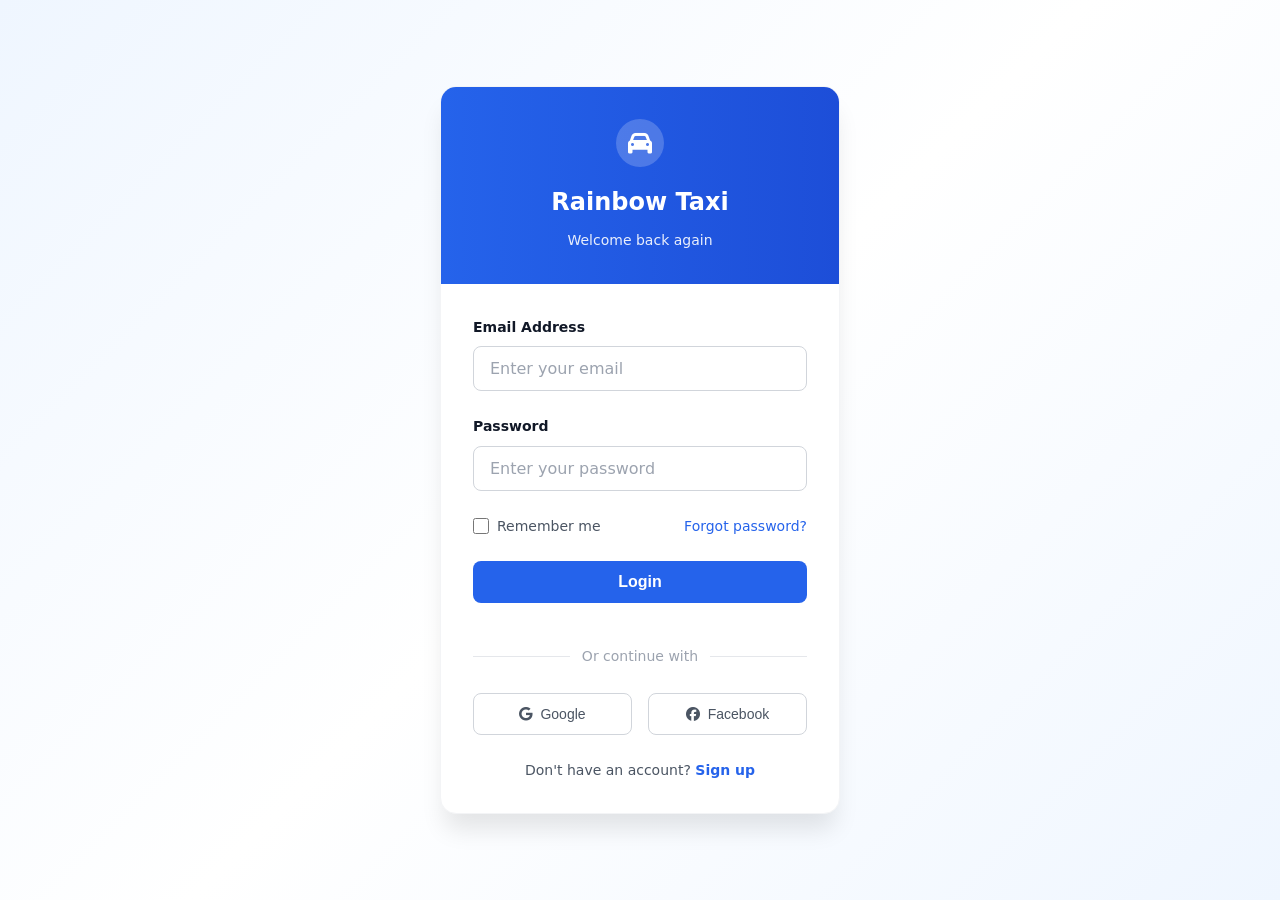
<file: login.html>
<!DOCTYPE html>
<html lang="en">
<head>
    <meta charset="UTF-8">
    <meta name="viewport" content="width=device-width, initial-scale=1.0">
    <title>Login - Rainbow Taxi</title>
    <link rel="stylesheet" href="https://cdnjs.cloudflare.com/ajax/libs/font-awesome/6.4.0/css/all.min.css">
    <link rel="stylesheet" href="style.css">
    <style>
        .login-container {
            min-height: 100vh;
            display: flex;
            align-items: center;
            justify-content: center;
            background: linear-gradient(135deg, #eff6ff 0%, #ffffff 50%, #eff6ff 100%);
            padding: 1rem;
        }

        .login-card {
            background-color: white;
            border-radius: 1rem;
            box-shadow: 0 20px 25px -5px rgba(0, 0, 0, 0.1);
            border: 1px solid #f3f4f6;
            overflow: hidden;
            width: 100%;
            max-width: 400px;
        }

        .login-header {
            background: linear-gradient(90deg, #2563eb, #1d4ed8);
            padding: 2rem;
            text-align: center;
        }

        .login-header-icon {
            width: 3rem;
            height: 3rem;
            background-color: rgba(255, 255, 255, 0.2);
            border-radius: 50%;
            display: flex;
            align-items: center;
            justify-content: center;
            color: white;
            font-size: 1.5rem;
            margin: 0 auto 1rem;
        }

        .login-header h1 {
            font-size: 1.5rem;
            font-weight: 700;
            color: white;
            margin: 0;
        }

        .login-header p {
            color: rgba(255, 255, 255, 0.9);
            font-size: 0.875rem;
            margin: 0.5rem 0 0;
        }

        .login-content {
            padding: 2rem;
        }

        .form-group-login {
            display: flex;
            flex-direction: column;
            margin-bottom: 1.5rem;
        }

        .form-group-login label {
            font-size: 0.875rem;
            font-weight: 600;
            color: #111827;
            margin-bottom: 0.5rem;
        }

        .form-group-login input {
            padding: 0.75rem 1rem;
            border: 1px solid #d1d5db;
            border-radius: 0.5rem;
            font-size: 1rem;
            transition: all 0.2s;
            font-family: inherit;
        }

        .form-group-login input:focus {
            outline: none;
            box-shadow: 0 0 0 3px #eff6ff;
            border-color: #2563eb;
        }

        .form-group-login input::placeholder {
            color: #9ca3af;
        }

        .remember-forgot {
            display: flex;
            justify-content: space-between;
            align-items: center;
            font-size: 0.875rem;
            margin-bottom: 1.5rem;
        }

        .remember-checkbox {
            display: flex;
            align-items: center;
            gap: 0.5rem;
        }

        .remember-checkbox input {
            width: 1rem;
            height: 1rem;
            cursor: pointer;
        }

        .remember-checkbox label {
            cursor: pointer;
            color: #4b5563;
            margin: 0;
        }

        .forgot-link {
            color: #2563eb;
            text-decoration: none;
            transition: color 0.2s;
        }

        .forgot-link:hover {
            color: #1d4ed8;
        }

        .btn-login {
            width: 100%;
            padding: 0.75rem;
            background-color: #2563eb;
            color: white;
            border: none;
            border-radius: 0.5rem;
            font-weight: 600;
            cursor: pointer;
            font-size: 1rem;
            transition: all 0.2s;
            margin-bottom: 1rem;
        }

        .btn-login:hover {
            background-color: #1d4ed8;
        }

        .divider {
            text-align: center;
            margin: 1.5rem 0;
            position: relative;
        }

        .divider::before {
            content: '';
            position: absolute;
            top: 50%;
            left: 0;
            right: 0;
            height: 1px;
            background-color: #e5e7eb;
        }

        .divider span {
            background-color: white;
            padding: 0 0.75rem;
            position: relative;
            color: #9ca3af;
            font-size: 0.875rem;
        }

        .social-login {
            display: grid;
            grid-template-columns: 1fr 1fr;
            gap: 1rem;
            margin-bottom: 1.5rem;
        }

        .btn-social {
            padding: 0.75rem;
            border: 1px solid #d1d5db;
            border-radius: 0.5rem;
            background-color: white;
            cursor: pointer;
            transition: all 0.2s;
            display: flex;
            align-items: center;
            justify-content: center;
            gap: 0.5rem;
            font-size: 0.875rem;
            color: #4b5563;
            font-weight: 500;
        }

        .btn-social:hover {
            border-color: #2563eb;
            background-color: #eff6ff;
        }

        .signup-link {
            text-align: center;
            font-size: 0.875rem;
            color: #4b5563;
        }

        .signup-link a {
            color: #2563eb;
            text-decoration: none;
            font-weight: 600;
            transition: color 0.2s;
        }

        .signup-link a:hover {
            color: #1d4ed8;
        }
    </style>
</head>
<body>
    <div class="login-container">
        <div class="login-card">
            <div class="login-header">
                <div class="login-header-icon">
                    <i class="fas fa-car"></i>
                </div>
                <h1>Rainbow Taxi</h1>
                <p>Welcome back again</p>
            </div>

            <div class="login-content">
                <form>
                    <div class="form-group-login">
                        <label for="email">Email Address</label>
                        <input type="email" id="email" placeholder="Enter your email" required>
                    </div>

                    <div class="form-group-login">
                        <label for="password">Password</label>
                        <input type="password" id="password" placeholder="Enter your password" required>
                    </div>

                    <div class="remember-forgot">
                        <div class="remember-checkbox">
                            <input type="checkbox" id="remember" name="remember">
                            <label for="remember">Remember me</label>
                        </div>
                        <a href="#" class="forgot-link">Forgot password?</a>
                    </div>

                    <button type="submit" class="btn-login">Login</button>
                </form>

                <div class="divider">
                    <span>Or continue with</span>
                </div>

                <div class="social-login">
                    <button type="button" class="btn-social">
                        <i class="fab fa-google"></i> Google
                    </button>
                    <button type="button" class="btn-social">
                        <i class="fab fa-facebook"></i> Facebook
                    </button>
                </div>

                <div class="signup-link">
                    Don't have an account? <a href="signup.html">Sign up</a>
                </div>
            </div>
        </div>
    </div>
</body>
</html>
</file>
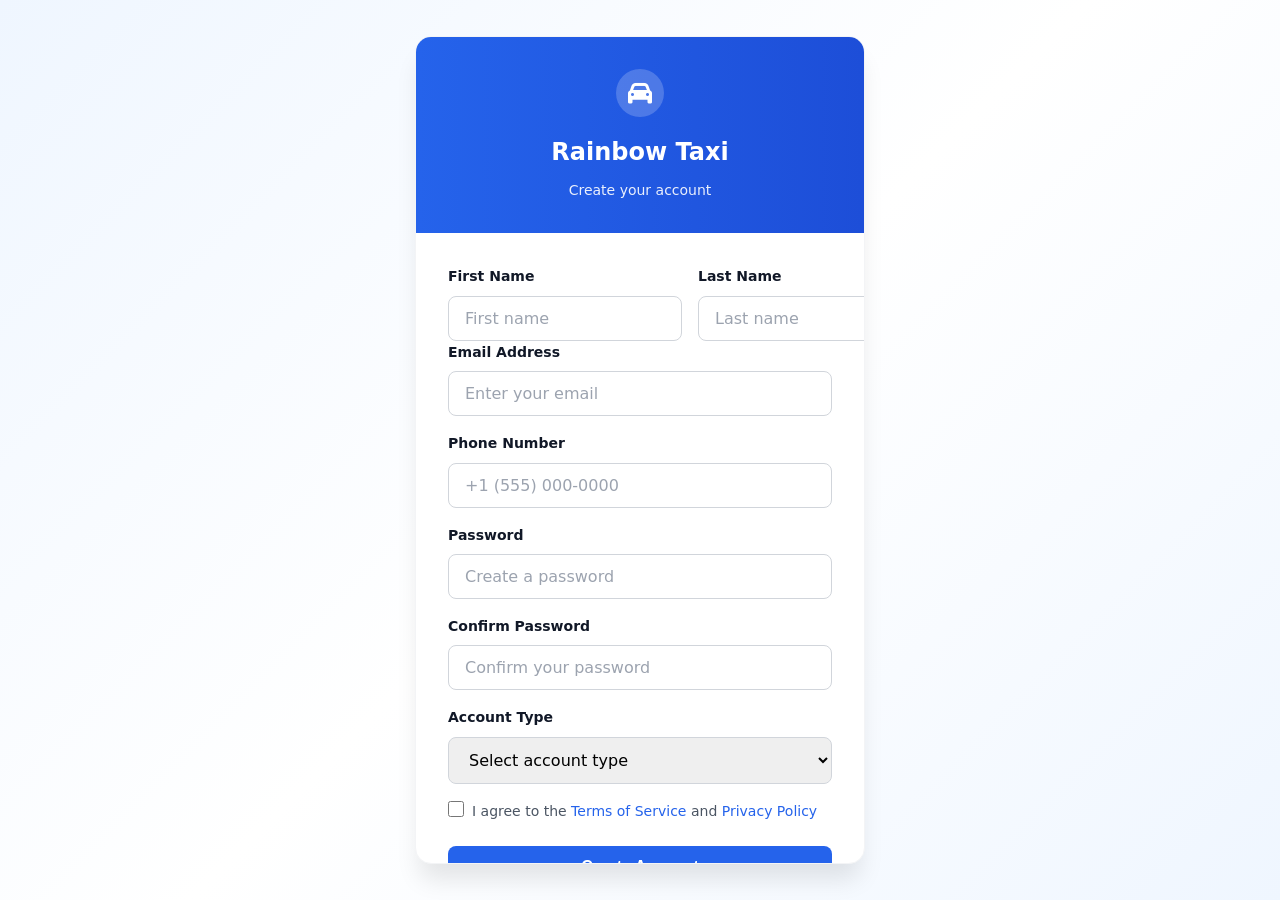
<file: signup.html>
<!DOCTYPE html>
<html lang="en">
<head>
    <meta charset="UTF-8">
    <meta name="viewport" content="width=device-width, initial-scale=1.0">
    <title>Sign Up - Rainbow Taxi</title>
    <link rel="stylesheet" href="https://cdnjs.cloudflare.com/ajax/libs/font-awesome/6.4.0/css/all.min.css">
    <link rel="stylesheet" href="style.css">
    <style>
        .signup-container {
            min-height: 100vh;
            display: flex;
            align-items: center;
            justify-content: center;
            background: linear-gradient(135deg, #eff6ff 0%, #ffffff 50%, #eff6ff 100%);
            padding: 1rem;
        }

        .signup-card {
            background-color: white;
            border-radius: 1rem;
            box-shadow: 0 20px 25px -5px rgba(0, 0, 0, 0.1);
            border: 1px solid #f3f4f6;
            overflow: hidden;
            width: 100%;
            max-width: 450px;
        }

        .signup-header {
            background: linear-gradient(90deg, #2563eb, #1d4ed8);
            padding: 2rem;
            text-align: center;
        }

        .signup-header-icon {
            width: 3rem;
            height: 3rem;
            background-color: rgba(255, 255, 255, 0.2);
            border-radius: 50%;
            display: flex;
            align-items: center;
            justify-content: center;
            color: white;
            font-size: 1.5rem;
            margin: 0 auto 1rem;
        }

        .signup-header h1 {
            font-size: 1.5rem;
            font-weight: 700;
            color: white;
            margin: 0;
        }

        .signup-header p {
            color: rgba(255, 255, 255, 0.9);
            font-size: 0.875rem;
            margin: 0.5rem 0 0;
        }

        .signup-content {
            padding: 2rem;
            max-height: 70vh;
            overflow-y: auto;
        }

        .form-group-signup {
            display: flex;
            flex-direction: column;
            margin-bottom: 1rem;
        }

        .form-group-signup label {
            font-size: 0.875rem;
            font-weight: 600;
            color: #111827;
            margin-bottom: 0.5rem;
        }

        .form-group-signup input,
        .form-group-signup select {
            padding: 0.75rem 1rem;
            border: 1px solid #d1d5db;
            border-radius: 0.5rem;
            font-size: 1rem;
            transition: all 0.2s;
            font-family: inherit;
        }

        .form-group-signup input:focus,
        .form-group-signup select:focus {
            outline: none;
            box-shadow: 0 0 0 3px #eff6ff;
            border-color: #2563eb;
        }

        .form-group-signup input::placeholder {
            color: #9ca3af;
        }

        .form-row {
            display: grid;
            grid-template-columns: 1fr 1fr;
            gap: 1rem;
        }

        .form-row .form-group-signup {
            margin-bottom: 0;
        }

        .terms-checkbox {
            display: flex;
            gap: 0.5rem;
            font-size: 0.875rem;
            margin-bottom: 1.5rem;
            color: #4b5563;
        }

        .terms-checkbox input {
            width: 1rem;
            height: 1rem;
            cursor: pointer;
            margin-top: 0.1rem;
        }

        .terms-checkbox a {
            color: #2563eb;
            text-decoration: none;
        }

        .terms-checkbox a:hover {
            text-decoration: underline;
        }

        .btn-signup {
            width: 100%;
            padding: 0.75rem;
            background-color: #2563eb;
            color: white;
            border: none;
            border-radius: 0.5rem;
            font-weight: 600;
            cursor: pointer;
            font-size: 1rem;
            transition: all 0.2s;
            margin-bottom: 1rem;
        }

        .btn-signup:hover {
            background-color: #1d4ed8;
        }

        .divider {
            text-align: center;
            margin: 1.5rem 0;
            position: relative;
        }

        .divider::before {
            content: '';
            position: absolute;
            top: 50%;
            left: 0;
            right: 0;
            height: 1px;
            background-color: #e5e7eb;
        }

        .divider span {
            background-color: white;
            padding: 0 0.75rem;
            position: relative;
            color: #9ca3af;
            font-size: 0.875rem;
        }

        .social-signup {
            display: grid;
            grid-template-columns: 1fr 1fr;
            gap: 1rem;
            margin-bottom: 1.5rem;
        }

        .btn-social {
            padding: 0.75rem;
            border: 1px solid #d1d5db;
            border-radius: 0.5rem;
            background-color: white;
            cursor: pointer;
            transition: all 0.2s;
            display: flex;
            align-items: center;
            justify-content: center;
            gap: 0.5rem;
            font-size: 0.875rem;
            color: #4b5563;
            font-weight: 500;
        }

        .btn-social:hover {
            border-color: #2563eb;
            background-color: #eff6ff;
        }

        .login-link {
            text-align: center;
            font-size: 0.875rem;
            color: #4b5563;
        }

        .login-link a {
            color: #2563eb;
            text-decoration: none;
            font-weight: 600;
            transition: color 0.2s;
        }

        .login-link a:hover {
            color: #1d4ed8;
        }
    </style>
</head>
<body>
    <div class="signup-container">
        <div class="signup-card">
            <div class="signup-header">
                <div class="signup-header-icon">
                    <i class="fas fa-car"></i>
                </div>
                <h1>Rainbow Taxi</h1>
                <p>Create your account</p>
            </div>

            <div class="signup-content">
                <form>
                    <div class="form-row">
                        <div class="form-group-signup">
                            <label for="firstname">First Name</label>
                            <input type="text" id="firstname" placeholder="First name" required>
                        </div>
                        <div class="form-group-signup">
                            <label for="lastname">Last Name</label>
                            <input type="text" id="lastname" placeholder="Last name" required>
                        </div>
                    </div>

                    <div class="form-group-signup">
                        <label for="signup-email">Email Address</label>
                        <input type="email" id="signup-email" placeholder="Enter your email" required>
                    </div>

                    <div class="form-group-signup">
                        <label for="phone">Phone Number</label>
                        <input type="tel" id="phone" placeholder="+1 (555) 000-0000" required>
                    </div>

                    <div class="form-group-signup">
                        <label for="signup-password">Password</label>
                        <input type="password" id="signup-password" placeholder="Create a password" required>
                    </div>

                    <div class="form-group-signup">
                        <label for="confirm-password">Confirm Password</label>
                        <input type="password" id="confirm-password" placeholder="Confirm your password" required>
                    </div>

                    <div class="form-group-signup">
                        <label for="usertype">Account Type</label>
                        <select id="usertype" required>
                            <option value="">Select account type</option>
                            <option value="passenger">Passenger</option>
                            <option value="driver">Driver</option>
                        </select>
                    </div>

                    <div class="terms-checkbox">
                        <input type="checkbox" id="terms" required>
                        <label for="terms" style="margin: 0;">
                            I agree to the <a href="#">Terms of Service</a> and <a href="#">Privacy Policy</a>
                        </label>
                    </div>

                    <button type="submit" class="btn-signup">Create Account</button>
                </form>

                <div class="divider">
                    <span>Or sign up with</span>
                </div>

                <div class="social-signup">
                    <button type="button" class="btn-social">
                        <i class="fab fa-google"></i> Google
                    </button>
                    <button type="button" class="btn-social">
                        <i class="fab fa-facebook"></i> Facebook
                    </button>
                </div>

                <div class="login-link">
                    Already have an account? <a href="login.html">Login</a>
                </div>
            </div>
        </div>
    </div>
</body>
</html>
</file>
<file: style.css>
/* ===========================
   RESET & BASE
   =========================== */
*, *::before, *::after {
  box-sizing: border-box;
  margin: 0;
  padding: 0;
}

:root {
  --black:    #0a0a0a;
  --white:    #ffffff;
  --yellow:   #f5c200;
  --yellow-l: #fff8d6;
  --yellow-d: #c9a000;
  --gray-50:  #f8f8f7;
  --gray-100: #f0efed;
  --gray-300: #d4d2ce;
  --gray-500: #6b6760;
  --gray-700: #3a3733;
  --green:    #16a34a;

  --radius-sm: 8px;
  --radius-md: 14px;
  --radius-lg: 20px;

  --font-display: 'DM Serif Display', Georgia, serif;
  --font-body:    'DM Sans', system-ui, sans-serif;
}

html { scroll-behavior: smooth; }

body {
  font-family: var(--font-body);
  background: var(--white);
  color: var(--black);
  line-height: 1.6;
  font-size: 16px;
  -webkit-font-smoothing: antialiased;
}

.container {
  max-width: 1120px;
  margin: 0 auto;
  padding: 0 24px;
}

a { text-decoration: none; }

/* ===========================
   SHARED
   =========================== */
.eyebrow {
  display: inline-block;
  font-size: 0.72rem;
  font-weight: 600;
  letter-spacing: 0.12em;
  text-transform: uppercase;
  color: var(--gray-500);
  margin-bottom: 10px;
}

.section-header {
  margin-bottom: 40px;
}
.section-header h2 {
  font-family: var(--font-display);
  font-size: clamp(1.8rem, 3.5vw, 2.6rem);
  font-weight: 400;
  letter-spacing: -0.02em;
  color: var(--black);
}
.section-sub {
  font-size: 0.95rem;
  color: var(--gray-500);
  margin-top: 6px;
}

/* ===========================
   BUTTONS
   =========================== */
.cta-btn {
  display: inline-flex;
  align-items: center;
  gap: 8px;
  padding: 12px 24px;
  background: var(--black);
  color: var(--white);
  border: 2px solid var(--black);
  border-radius: var(--radius-sm);
  font-family: var(--font-body);
  font-size: 0.9rem;
  font-weight: 600;
  cursor: pointer;
  transition: background 0.2s, color 0.2s, transform 0.15s;
  text-decoration: none;
}
.cta-btn:hover {
  background: var(--yellow);
  border-color: var(--yellow);
  color: var(--black);
  transform: translateY(-1px);
}

.ghost-btn {
  display: inline-flex;
  align-items: center;
  gap: 8px;
  padding: 12px 24px;
  background: transparent;
  color: var(--black);
  border: 2px solid var(--gray-300);
  border-radius: var(--radius-sm);
  font-family: var(--font-body);
  font-size: 0.9rem;
  font-weight: 600;
  cursor: pointer;
  transition: border-color 0.2s, transform 0.15s, background 0.2s;
  text-decoration: none;
}
.ghost-btn:hover {
  border-color: var(--black);
  background: var(--gray-50);
  transform: translateY(-1px);
}

.link-btn {
  color: var(--gray-700);
  font-size: 0.9rem;
  font-weight: 500;
  transition: color 0.2s;
  text-decoration: none;
}
.link-btn:hover { color: var(--black); }

/* ===========================
   NAV
   =========================== */
nav {
  position: sticky;
  top: 0;
  z-index: 100;
  background: rgba(255,255,255,0.94);
  backdrop-filter: blur(12px);
  -webkit-backdrop-filter: blur(12px);
  border-bottom: 1px solid var(--gray-100);
}

.nav-wrapper {
  display: flex;
  align-items: center;
  justify-content: space-between;
  height: 72px;
}

.logo {
  display: flex;
  align-items: center;
  gap: 8px;
  font-family: var(--font-body);
  font-size: 1.05rem;
  font-weight: 700;
  color: var(--black);
  letter-spacing: -0.02em;
  text-decoration: none;
}
.hero-logo-img {
  width: 170px;
  height: 170px;
  object-fit: contain;
  border-radius: 50%;
  background: #fff;
  padding: 6px;
}
@media (min-width: 900px) {
  .hero-logo-img {
    width: 200px;
    height: 200px;
  }
}
.logo-img {
  width: 52px;
  height: 52px;
  object-fit: contain;
  border-radius: 6px;
}
.logo-cab { font-size: 1.3rem; line-height: 1; }

.nav-center {
  display: none;
  gap: 32px;
}
@media (min-width: 768px) { .nav-center { display: flex; } }

.nav-center a {
  color: var(--gray-700);
  font-size: 0.875rem;
  font-weight: 500;
  transition: color 0.2s;
  text-decoration: none;
}
.nav-center a:hover { color: var(--black); }

.nav-right {
  display: flex;
  align-items: center;
  gap: 16px;
}

/* Hide desktop-only links on small screens */
@media (max-width: 767px) {
  .desktop-only { display: none; }
}

/* Hamburger button */
.hamburger {
  display: none;
  flex-direction: column;
  justify-content: center;
  align-items: center;
  gap: 5px;
  width: 40px;
  height: 40px;
  background: transparent;
  border: 1px solid var(--gray-100);
  border-radius: var(--radius-sm);
  cursor: pointer;
  padding: 0;
  transition: background 0.2s;
}
.hamburger:hover { background: var(--gray-50); }
.hamburger span {
  display: block;
  width: 20px;
  height: 2px;
  background: var(--black);
  border-radius: 2px;
  transition: transform 0.25s, opacity 0.25s;
  transform-origin: center;
}
/* X state */
.hamburger.open span:nth-child(1) { transform: translateY(7px) rotate(45deg); }
.hamburger.open span:nth-child(2) { opacity: 0; transform: scaleX(0); }
.hamburger.open span:nth-child(3) { transform: translateY(-7px) rotate(-45deg); }

@media (max-width: 767px) { .hamburger { display: flex; } }

/* Mobile menu dropdown */
.mobile-menu {
  display: none;
  flex-direction: column;
  background: var(--white);
  border-top: 1px solid var(--gray-100);
  padding: 8px 0 16px;
  box-shadow: 0 8px 24px rgba(0,0,0,0.08);
}
.mobile-menu.open { display: flex; }

.mobile-link {
  padding: 14px 24px;
  font-size: 1rem;
  font-weight: 500;
  color: var(--gray-700);
  text-decoration: none;
  border-bottom: 1px solid var(--gray-100);
  transition: background 0.15s, color 0.15s;
}
.mobile-link:last-of-type { border-bottom: none; }
.mobile-link:hover { background: var(--gray-50); color: var(--black); }

.mobile-menu-actions {
  display: flex;
  flex-direction: column;
  gap: 10px;
  padding: 16px 24px 0;
}

/* ===========================
   HERO
   =========================== */
.hero {
  background: var(--yellow-l);
  padding: 80px 0 100px;
  overflow: hidden;
}

.hero-inner {
  display: grid;
  grid-template-columns: 1fr;
  gap: 60px;
  align-items: center;
}
@media (min-width: 900px) { .hero-inner { grid-template-columns: 1fr 1fr; } }

.hero-text h1 {
  font-family: var(--font-display);
  font-size: clamp(2.4rem, 5vw, 4rem);
  font-weight: 400;
  line-height: 1.12;
  color: var(--black);
  margin-bottom: 20px;
  letter-spacing: -0.02em;
}
.hero-text h1 em {
  font-style: italic;
  color: var(--yellow-d);
}

.hero-text p {
  font-size: 1.05rem;
  color: var(--gray-700);
  max-width: 440px;
  margin-bottom: 32px;
  line-height: 1.75;
}

.hero-actions {
  display: flex;
  gap: 12px;
  flex-wrap: wrap;
  margin-bottom: 48px;
}

.hero-stats {
  display: flex;
  align-items: center;
  gap: 24px;
}
.stat span {
  display: block;
  font-size: 1.1rem;
  font-weight: 700;
  color: var(--black);
  letter-spacing: -0.02em;
}
.stat p { font-size: 0.78rem; color: var(--gray-500); margin: 0; }
.stat-divider { width: 1px; height: 32px; background: var(--yellow-d); opacity: 0.3; }

/* Hero visual */
.hero-visual {
  display: flex;
  align-items: center;
  justify-content: center;
  position: relative;
  height: 220px;
  margin-top: 16px;
}
@media (min-width: 900px) {
  .hero-visual {
    display: block;
    height: 380px;
    margin-top: 0;
  }
}

/* Hide the floating cards on mobile, show on desktop */
.visual-card {
  display: none;
}
@media (min-width: 900px) {
  .visual-card {
    display: flex;
    position: absolute;
    background: var(--white);
    border: 1px solid var(--gray-100);
    border-radius: var(--radius-md);
    padding: 12px 18px;
    align-items: center;
    gap: 10px;
    font-size: 0.82rem;
    font-weight: 500;
    color: var(--black);
    box-shadow: 0 4px 20px rgba(0,0,0,0.07);
    animation: float 3s ease-in-out infinite alternate;
  }
}

.visual-orb {
  position: absolute;
  top: 50%; left: 50%;
  transform: translate(-50%, -50%);
  width: 200px; height: 200px;
  background: var(--yellow);
  opacity: 0.18;
  border-radius: 50%;
}
@media (min-width: 900px) {
  .visual-orb { width: 240px; height: 240px; }
}

.visual-taxi {
  position: absolute;
  top: 50%; left: 50%;
  transform: translate(-50%, -50%);
  font-size: 6rem;
  line-height: 1;
  z-index: 1;
}
.visual-card i { color: var(--yellow-d); font-size: 0.9rem; }
.status-online { color: var(--green) !important; font-size: 0.6rem !important; }

.vc1 { top: 24px; left: 10%; animation-delay: 0s; }
.vc2 { bottom: 24px; right: 5%; animation-delay: 1.5s; }

@keyframes float {
  from { transform: translateY(0); }
  to   { transform: translateY(-10px); }
}

/* ===========================
   BOOKING
   =========================== */
.booking { padding: 80px 0; }

.booking-card {
  background: var(--white);
  border: 1px solid var(--gray-100);
  border-radius: var(--radius-lg);
  box-shadow: 0 8px 40px rgba(0,0,0,0.07);
  overflow: hidden;
}

.booking-form {
  padding: 32px;
  display: flex;
  flex-direction: column;
  gap: 24px;
}

.form-block-title {
  font-size: 0.8rem;
  font-weight: 700;
  letter-spacing: 0.06em;
  text-transform: uppercase;
  color: var(--gray-500);
  display: flex;
  align-items: center;
  gap: 6px;
}

/* Location grouped input */
.location-inputs {
  background: var(--gray-50);
  border: 1px solid var(--gray-100);
  border-radius: var(--radius-md);
  padding: 8px 16px;
}

.field-group label {
  display: flex;
  align-items: center;
  gap: 6px;
  font-size: 0.7rem;
  font-weight: 700;
  letter-spacing: 0.09em;
  text-transform: uppercase;
  color: var(--gray-500);
  margin-bottom: 2px;
}

.input-row {
  display: flex;
  align-items: center;
  gap: 12px;
}

.dot {
  width: 10px; height: 10px;
  border-radius: 50%;
  flex-shrink: 0;
}
.dot-green  { background: var(--green); }
.dot-black  { background: var(--black); }

.location-inputs input {
  width: 100%;
  background: transparent;
  border: none;
  outline: none;
  font-family: var(--font-body);
  font-size: 0.95rem;
  color: var(--black);
  padding: 12px 0;
}
.location-inputs input::placeholder { color: var(--gray-300); }

.route-line {
  height: 1px;
  background: var(--gray-100);
  margin: 2px 0 2px 22px;
}

/* Locate me button */
.locate-btn {
  background: transparent;
  border: none;
  color: var(--gray-500);
  cursor: pointer;
  padding: 6px;
  border-radius: var(--radius-sm);
  transition: color 0.2s, background 0.2s;
  flex-shrink: 0;
}
.locate-btn:hover { color: var(--black); background: var(--gray-100); }

/* Autocomplete */
.autocomplete-list {
  position: relative;
  z-index: 999;
}
.autocomplete-list .suggestion {
  padding: 10px 16px 10px 36px;
  font-size: 0.85rem;
  color: var(--black);
  cursor: pointer;
  border-top: 1px solid var(--gray-100);
  background: var(--white);
  transition: background 0.15s;
}
.autocomplete-list .suggestion:hover { background: var(--yellow-l); }
.autocomplete-list .suggestion i {
  margin-right: 8px;
  color: var(--gray-500);
}

/* Map wrapper */
.map-wrapper {
  border: 1px solid var(--gray-100);
  border-radius: var(--radius-md);
  overflow: hidden;
}

.map-legend {
  display: flex;
  align-items: center;
  gap: 16px;
  padding: 10px 16px;
  background: var(--gray-50);
  border-bottom: 1px solid var(--gray-100);
  font-size: 0.78rem;
  font-weight: 500;
  color: var(--gray-700);
  flex-wrap: wrap;
}
.legend-item {
  display: flex;
  align-items: center;
  gap: 6px;
}
.map-hint {
  margin-left: auto;
  font-size: 0.72rem;
  color: var(--gray-500);
  display: flex;
  align-items: center;
  gap: 5px;
}

.map-mode-toggle {
  display: flex;
  background: var(--gray-50);
  border-bottom: 1px solid var(--gray-100);
}
.map-mode {
  flex: 1;
  padding: 9px 12px;
  border: none;
  background: transparent;
  font-family: var(--font-body);
  font-size: 0.8rem;
  font-weight: 600;
  color: var(--gray-500);
  cursor: pointer;
  transition: all 0.2s;
  border-bottom: 2px solid transparent;
}
.map-mode.active {
  color: var(--black);
  border-bottom-color: var(--yellow-d);
  background: var(--white);
}

#booking-map {
  height: 320px;
  width: 100%;
}

/* Leaflet popup tweak */
.leaflet-popup-content-wrapper {
  border-radius: var(--radius-sm) !important;
  font-family: var(--font-body) !important;
  font-size: 0.82rem !important;
  box-shadow: 0 4px 20px rgba(0,0,0,0.12) !important;
}
.leaflet-popup-tip { display: none; }

/* Form row (date/time, passengers) */
.form-row {
  display: grid;
  grid-template-columns: 1fr 1fr;
  gap: 16px;
}
@media (max-width: 560px) { .form-row { grid-template-columns: 1fr; } }

.field-group.standalone {
  display: flex;
  flex-direction: column;
  gap: 8px;
}
.field-group.standalone label {
  font-size: 0.7rem;
  font-weight: 700;
  letter-spacing: 0.09em;
  text-transform: uppercase;
  color: var(--gray-500);
  display: flex;
  align-items: center;
  gap: 6px;
}
.field-group.standalone input {
  padding: 11px 14px;
  border: 1px solid var(--gray-100);
  border-radius: var(--radius-sm);
  font-family: var(--font-body);
  font-size: 0.9rem;
  color: var(--black);
  background: var(--gray-50);
  outline: none;
  transition: border-color 0.2s, box-shadow 0.2s;
}
.field-group.standalone input:focus {
  border-color: var(--yellow-d);
  box-shadow: 0 0 0 3px rgba(245,194,0,0.15);
}

/* Time + AM/PM */
.time-row {
  display: flex;
  gap: 8px;
  align-items: center;
}
.time-row input { flex: 1; }

.ampm-toggle {
  display: flex;
  border: 1px solid var(--gray-100);
  border-radius: var(--radius-sm);
  overflow: hidden;
}
.ampm {
  padding: 11px 12px;
  border: none;
  background: var(--gray-50);
  color: var(--gray-500);
  font-family: var(--font-body);
  font-size: 0.78rem;
  font-weight: 600;
  cursor: pointer;
  transition: background 0.2s, color 0.2s;
}
.ampm.active {
  background: var(--black);
  color: var(--white);
}

/* Passenger selector */
.passenger-selector {
  display: flex;
  gap: 8px;
}
.pax-btn {
  width: 44px; height: 44px;
  border: 2px solid var(--gray-100);
  border-radius: var(--radius-sm);
  background: var(--gray-50);
  color: var(--gray-700);
  font-family: var(--font-body);
  font-weight: 700;
  font-size: 0.95rem;
  cursor: pointer;
  transition: all 0.2s;
}
.pax-btn:hover { border-color: var(--yellow-d); }
.pax-btn.active {
  background: var(--black);
  border-color: var(--black);
  color: var(--white);
}

/* Pet toggle */
.pet-toggle-row {
  display: flex;
  border: 1px solid var(--gray-100);
  border-radius: var(--radius-sm);
  overflow: hidden;
}
.pet-btn {
  flex: 1;
  padding: 11px 12px;
  border: none;
  background: var(--gray-50);
  color: var(--gray-700);
  font-family: var(--font-body);
  font-size: 0.82rem;
  font-weight: 600;
  cursor: pointer;
  transition: background 0.2s, color 0.2s;
  white-space: nowrap;
}
.pet-btn.active {
  background: var(--black);
  color: var(--white);
}

/* Booking actions */
.booking-actions {
  display: flex;
  flex-direction: column;
  gap: 12px;
  padding-top: 8px;
  border-top: 1px solid var(--gray-100);
}
@media (min-width: 560px) {
  .booking-actions {
    flex-direction: row;
    justify-content: flex-end;
    align-items: center;
  }
}
.advance-btn { border-style: dashed; }
.cta-wide { padding: 13px 32px; font-size: 1rem; }

/* ===========================
   FARE CALCULATOR
   =========================== */
.fare-section {
  background: var(--gray-50);
  padding: 80px 0;
}

.fare-card {
  background: var(--white);
  border: 1px solid var(--gray-100);
  border-radius: var(--radius-lg);
  overflow: hidden;
  max-width: 560px;
}

.fare-table { padding: 0; }

.fare-row {
  display: flex;
  justify-content: space-between;
  align-items: center;
  padding: 16px 28px;
  border-bottom: 1px solid var(--gray-100);
  font-size: 0.95rem;
  color: var(--black);
}
.fare-row:last-child { border-bottom: none; }

.fare-row-head {
  background: var(--gray-50);
  font-size: 0.7rem;
  font-weight: 700;
  letter-spacing: 0.1em;
  text-transform: uppercase;
  color: var(--gray-500);
  padding: 12px 28px;
}

.fare-val { font-weight: 600; color: var(--black); }

.fare-row-input { gap: 16px; }

.km-input-wrap {
  display: flex;
  align-items: center;
  gap: 6px;
  border: 1px solid var(--gray-100);
  border-radius: var(--radius-sm);
  padding: 6px 12px;
  background: var(--gray-50);
}
.km-input-wrap input {
  width: 70px;
  border: none;
  background: transparent;
  font-family: var(--font-body);
  font-size: 0.95rem;
  color: var(--black);
  outline: none;
  text-align: right;
}
.km-label { font-size: 0.82rem; font-weight: 600; color: var(--gray-500); }

.fare-divider { height: 3px; background: var(--gray-100); }

.fare-total-row {
  padding: 20px 28px;
  background: var(--yellow-l);
}
.fare-total {
  font-size: 1.5rem;
  font-weight: 700;
  color: var(--black);
  letter-spacing: -0.02em;
}

.fare-note {
  padding: 14px 28px;
  font-size: 0.78rem;
  color: var(--gray-500);
  display: flex;
  align-items: flex-start;
  gap: 8px;
  background: var(--gray-50);
  border-top: 1px solid var(--gray-100);
}
.fare-note i { margin-top: 2px; flex-shrink: 0; }

/* ===========================
   TAXI INFO + DRIVER
   =========================== */
.taxi-info-section { padding: 80px 0; }

.taxi-info-grid {
  display: grid;
  grid-template-columns: 1fr;
  gap: 24px;
}
@media (min-width: 768px) { .taxi-info-grid { grid-template-columns: 1fr 1fr; } }

.info-card {
  background: var(--white);
  border: 1px solid var(--gray-100);
  border-radius: var(--radius-lg);
  overflow: hidden;
}

.info-card-header {
  display: flex;
  align-items: center;
  gap: 16px;
  padding: 24px 28px;
  border-bottom: 1px solid var(--gray-100);
  background: var(--gray-50);
}
.info-icon {
  width: 40px; height: 40px;
  display: flex; align-items: center; justify-content: center;
  border: 1px solid var(--gray-100);
  border-radius: var(--radius-sm);
  background: var(--white);
  font-size: 1rem;
  color: var(--black);
  flex-shrink: 0;
}
.info-card-header h3 {
  font-size: 1rem;
  font-weight: 700;
  color: var(--black);
  margin: 0;
}

.info-list { padding: 8px 0; }

.info-item {
  display: flex;
  align-items: center;
  justify-content: space-between;
  gap: 16px;
  padding: 13px 28px;
  border-bottom: 1px solid var(--gray-100);
}
.info-item:last-child { border-bottom: none; }
.info-item-col { flex-direction: column; align-items: flex-start; gap: 8px; }

.info-label {
  font-size: 0.78rem;
  font-weight: 600;
  letter-spacing: 0.06em;
  text-transform: uppercase;
  color: var(--gray-500);
  flex-shrink: 0;
}
.info-value {
  font-size: 0.9rem;
  font-weight: 500;
  color: var(--black);
  display: flex;
  align-items: center;
  gap: 6px;
  flex-wrap: wrap;
}

.color-row { display: flex; align-items: center; gap: 6px; }

.color-swatch {
  width: 14px; height: 14px;
  border-radius: 3px;
  border: 1px solid var(--gray-300);
  display: inline-block;
  flex-shrink: 0;
}
.swatch-yellow { background: var(--yellow); }
.swatch-white  { background: #fff; }

.plate-badge {
  display: inline-block;
  padding: 3px 10px;
  border: 2px solid var(--black);
  border-radius: 4px;
  font-family: monospace;
  font-size: 0.85rem;
  font-weight: 700;
  letter-spacing: 0.1em;
  color: var(--black);
}

.tags-row { display: flex; flex-wrap: wrap; gap: 8px; }
.tag {
  padding: 4px 10px;
  background: var(--yellow-l);
  border: 1px solid var(--yellow-d);
  border-radius: 99px;
  font-size: 0.76rem;
  font-weight: 600;
  color: var(--black);
}

/* Driver card */
.driver-body {
  display: grid;
  grid-template-columns: 1fr;
  gap: 0;
}
@media (min-width: 480px) { .driver-body { grid-template-columns: auto 1fr; } }

.driver-photo-wrap {
  display: flex;
  flex-direction: column;
  align-items: center;
  gap: 12px;
  padding: 24px 20px;
  border-right: 1px solid var(--gray-100);
  border-bottom: 1px solid var(--gray-100);
}
@media (min-width: 480px) { .driver-photo-wrap { border-bottom: none; } }

.driver-photo-placeholder {
  width: 96px; height: 96px;
  border-radius: 50%;
  background: var(--gray-100);
  display: flex;
  flex-direction: column;
  align-items: center;
  justify-content: center;
  color: var(--gray-300);
  font-size: 2.8rem;
  gap: 0;
}
.driver-photo-placeholder span {
  font-size: 0.6rem;
  color: var(--gray-500);
  font-weight: 500;
  line-height: 1;
}

.driver-status-badge {
  display: flex;
  align-items: center;
  gap: 6px;
  padding: 5px 12px;
  background: #dcfce7;
  border: 1px solid #bbf7d0;
  border-radius: 99px;
  font-size: 0.72rem;
  font-weight: 600;
  color: #15803d;
  white-space: nowrap;
}
.status-dot {
  width: 7px; height: 7px;
  background: var(--green);
  border-radius: 50%;
  animation: pulse 2s ease-in-out infinite;
  flex-shrink: 0;
}
@keyframes pulse {
  0%, 100% { opacity: 1; }
  50% { opacity: 0.4; }
}

.stars { color: var(--yellow-d); letter-spacing: 1px; }

/* ===========================
   HOW IT WORKS
   =========================== */
.how-it-works {
  background: var(--gray-50);
  padding: 80px 0;
}

.steps {
  display: flex;
  flex-direction: column;
  gap: 24px;
}
@media (min-width: 768px) {
  .steps { flex-direction: row; align-items: flex-start; gap: 16px; }
}

.step { flex: 1; }
.step-num {
  font-family: var(--font-display);
  font-size: 2.4rem;
  color: var(--gray-100);
  line-height: 1;
  margin-bottom: 12px;
}
.step h3 {
  font-size: 0.95rem;
  font-weight: 700;
  color: var(--black);
  margin-bottom: 6px;
}
.step p { font-size: 0.85rem; color: var(--gray-500); line-height: 1.7; }

.step-arrow {
  display: none;
  color: var(--gray-300);
  font-size: 0.85rem;
  padding-top: 16px;
}
@media (min-width: 768px) { .step-arrow { display: flex; } }

/* ===========================
   FOOTER
   =========================== */
footer {
  background: var(--black);
  color: var(--gray-500);
  padding: 64px 0 0;
}

.footer-inner {
  display: grid;
  grid-template-columns: 1fr;
  gap: 48px;
  padding-bottom: 48px;
}
@media (min-width: 768px) { .footer-inner { grid-template-columns: 1.5fr 2fr; } }

.footer-brand .logo { color: var(--white); }
.footer-brand p { font-size: 0.85rem; margin-top: 12px; color: var(--gray-500); }

.footer-links {
  display: grid;
  grid-template-columns: repeat(3, 1fr);
  gap: 24px;
}
.footer-links h5 {
  font-size: 0.72rem;
  font-weight: 700;
  color: var(--white);
  letter-spacing: 0.1em;
  text-transform: uppercase;
  margin-bottom: 14px;
}
.footer-links a {
  display: block;
  font-size: 0.85rem;
  color: var(--gray-500);
  margin-bottom: 10px;
  transition: color 0.2s;
  text-decoration: none;
}
.footer-links a:hover { color: var(--white); }

.footer-bottom {
  border-top: 1px solid #1f1f1f;
  padding: 20px 0;
  display: flex;
  flex-direction: column;
  align-items: center;
  gap: 12px;
  font-size: 0.8rem;
  color: var(--gray-500);
}
@media (min-width: 640px) {
  .footer-bottom { flex-direction: row; justify-content: space-between; }
}

.socials { display: flex; gap: 20px; }
.socials a {
  color: var(--gray-500);
  font-size: 0.85rem;
  transition: color 0.2s;
  text-decoration: none;
}
.socials a:hover { color: var(--white); }

/* ===========================
   AUTO DATETIME DISPLAY
   =========================== */
.datetime-display {
  padding: 11px 14px;
  border: 1px solid var(--gray-100);
  border-radius: var(--radius-sm);
  font-family: var(--font-body);
  font-size: 0.9rem;
  color: var(--black);
  background: var(--gray-50);
  font-weight: 500;
  min-height: 44px;
  display: flex;
  align-items: center;
}

/* ===========================
   BOOKING MODAL
   =========================== */
.modal-overlay {
  position: fixed;
  inset: 0;
  z-index: 9999;
  background: rgba(0,0,0,0.55);
  backdrop-filter: blur(4px);
  display: flex;
  align-items: center;
  justify-content: center;
  padding: 16px;
  opacity: 0;
  pointer-events: none;
  transition: opacity 0.25s ease;
}
.modal-overlay.open {
  opacity: 1;
  pointer-events: all;
}
.modal-overlay.open .modal-card {
  transform: translateY(0) scale(1);
  opacity: 1;
}

.modal-card {
  background: var(--white);
  border-radius: var(--radius-lg);
  width: 100%;
  max-width: 480px;
  max-height: 90vh;
  overflow-y: auto;
  box-shadow: 0 24px 60px rgba(0,0,0,0.22);
  position: relative;
  transform: translateY(24px) scale(0.97);
  opacity: 0;
  transition: transform 0.3s cubic-bezier(.22,1,.36,1), opacity 0.25s ease;
}

.modal-close {
  position: absolute;
  top: 14px; right: 14px;
  width: 34px; height: 34px;
  border: none;
  background: var(--gray-100);
  border-radius: 50%;
  cursor: pointer;
  display: flex; align-items: center; justify-content: center;
  color: var(--gray-700);
  font-size: 0.85rem;
  transition: background 0.2s, color 0.2s;
  z-index: 1;
}
.modal-close:hover { background: var(--gray-300); color: var(--black); }

.modal-header {
  background: var(--yellow-l);
  border-bottom: 1px solid var(--yellow-d);
  padding: 32px 28px 24px;
  text-align: center;
}
.modal-icon {
  width: 52px; height: 52px;
  background: var(--yellow);
  border-radius: 50%;
  display: flex; align-items: center; justify-content: center;
  font-size: 1.4rem;
  margin: 0 auto 14px;
  border: 3px solid var(--yellow-d);
}
.modal-header h2 {
  font-family: var(--font-display);
  font-size: 1.5rem;
  font-weight: 400;
  color: var(--black);
  margin-bottom: 4px;
}
.modal-header p {
  font-size: 0.85rem;
  color: var(--gray-700);
}

.modal-body {
  padding: 24px 28px;
  display: flex;
  flex-direction: column;
  gap: 20px;
}

/* Route display */
.modal-route {
  background: var(--gray-50);
  border: 1px solid var(--gray-100);
  border-radius: var(--radius-md);
  padding: 16px 18px;
  display: flex;
  flex-direction: column;
  gap: 0;
}
.modal-loc {
  display: flex;
  align-items: flex-start;
  gap: 12px;
  padding: 8px 0;
}
.modal-loc .dot { margin-top: 5px; flex-shrink: 0; }
.modal-loc-label {
  display: block;
  font-size: 0.68rem;
  font-weight: 700;
  letter-spacing: 0.09em;
  text-transform: uppercase;
  color: var(--gray-500);
  margin-bottom: 2px;
}
.modal-loc-val {
  font-size: 0.85rem;
  font-weight: 500;
  color: var(--black);
  line-height: 1.4;
}
.modal-route-line {
  height: 1px;
  background: var(--gray-100);
  margin: 0 0 0 22px;
}

/* Stats row */
.modal-stats {
  display: grid;
  grid-template-columns: repeat(3, 1fr);
  gap: 12px;
}
.modal-stat {
  background: var(--gray-50);
  border: 1px solid var(--gray-100);
  border-radius: var(--radius-sm);
  padding: 12px;
  display: flex;
  align-items: flex-start;
  gap: 10px;
}
.modal-stat i {
  color: var(--yellow-d);
  font-size: 0.9rem;
  margin-top: 2px;
  flex-shrink: 0;
}
.modal-stat-label {
  display: block;
  font-size: 0.65rem;
  font-weight: 700;
  letter-spacing: 0.08em;
  text-transform: uppercase;
  color: var(--gray-500);
  margin-bottom: 2px;
}
.modal-stat-val {
  font-size: 0.82rem;
  font-weight: 600;
  color: var(--black);
}

/* Fare box */
.modal-fare-box {
  border: 1px solid var(--gray-100);
  border-radius: var(--radius-md);
  overflow: hidden;
}
.modal-fare-breakdown { padding: 4px 0; }
.modal-fare-row {
  display: flex;
  justify-content: space-between;
  align-items: center;
  padding: 11px 18px;
  font-size: 0.88rem;
  color: var(--gray-700);
  border-bottom: 1px solid var(--gray-100);
}
.modal-fare-total-row {
  display: flex;
  justify-content: space-between;
  align-items: center;
  padding: 16px 18px;
  background: var(--yellow-l);
  font-size: 0.95rem;
  font-weight: 700;
  color: var(--black);
}
#modal-total {
  font-size: 1.3rem;
  font-weight: 700;
  color: var(--black);
}

.modal-note {
  font-size: 0.76rem;
  color: var(--gray-500);
  display: flex;
  align-items: flex-start;
  gap: 6px;
  line-height: 1.5;
}
.modal-note i { margin-top: 2px; flex-shrink: 0; }

.modal-ok-btn {
  width: calc(100% - 56px);
  margin: 0 28px 28px;
  justify-content: center;
}

@media (max-width: 480px) {
  .modal-stats { grid-template-columns: 1fr; }
  .modal-body { padding: 20px 18px; }
  .modal-ok-btn { width: calc(100% - 36px); margin: 0 18px 20px; }
}

/* Advance booking fields */
.adv-field {
  display: flex;
  flex-direction: column;
  gap: 6px;
}
.adv-label {
  font-size: 0.8rem;
  font-weight: 700;
  letter-spacing: 0.06em;
  text-transform: uppercase;
  color: var(--gray-700);
  display: flex;
  align-items: center;
  gap: 6px;
}
.adv-label i { color: var(--yellow-d); }
.adv-input {
  padding: 11px 14px;
  border: 1px solid var(--gray-100);
  border-radius: var(--radius-sm);
  font-family: var(--font-body);
  font-size: 0.95rem;
  color: var(--black);
  background: var(--gray-50);
  transition: border-color 0.2s, box-shadow 0.2s;
  width: 100%;
  box-sizing: border-box;
}
.adv-input:focus {
  outline: none;
  border-color: var(--yellow-d);
  box-shadow: 0 0 0 3px rgba(245,194,0,0.15);
  background: var(--white);
}

/* Modal driver card */
.modal-driver {
  display: flex;
  align-items: center;
  gap: 16px;
  background: var(--gray-50);
  border: 1px solid var(--gray-100);
  border-radius: var(--radius-md);
  padding: 16px 18px;
}
.modal-driver-photo {
  width: 56px; height: 56px;
  border-radius: 50%;
  background: var(--gray-100);
  display: flex; align-items: center; justify-content: center;
  font-size: 2.4rem;
  color: var(--gray-300);
  flex-shrink: 0;
}
.modal-driver-info {
  display: flex;
  flex-direction: column;
  gap: 4px;
  min-width: 0;
}
.modal-driver-badge {
  display: inline-flex;
  align-items: center;
  gap: 5px;
  background: #dcfce7;
  border: 1px solid #bbf7d0;
  border-radius: 99px;
  padding: 3px 10px;
  font-size: 0.68rem;
  font-weight: 700;
  color: #15803d;
  width: fit-content;
}
.modal-driver-name {
  font-size: 1rem;
  font-weight: 700;
  color: var(--black);
}
.modal-driver-sub {
  font-size: 0.78rem;
  color: var(--gray-700);
  display: flex;
  align-items: center;
  gap: 4px;
  flex-wrap: wrap;
}
.modal-driver-sub i { color: var(--gray-500); }
/* ===========================
   PAYMENT SECTION
   =========================== */
.payment-section {
  display: flex;
  flex-direction: column;
  gap: 12px;
}

.payment-toggle {
  display: grid;
  grid-template-columns: 1fr 1fr;
  gap: 10px;
}

.pay-btn {
  display: flex;
  align-items: center;
  justify-content: center;
  gap: 8px;
  padding: 12px;
  border: 2px solid var(--gray-100);
  border-radius: var(--radius-md);
  background: var(--white);
  font-family: var(--font-body);
  font-size: 0.88rem;
  font-weight: 600;
  color: var(--gray-700);
  cursor: pointer;
  transition: all 0.2s;
}
.pay-btn:hover {
  border-color: var(--yellow-d);
  background: var(--yellow-l);
}
.pay-btn.active {
  border-color: var(--yellow-d);
  background: var(--yellow-l);
  color: var(--black);
}
.pay-btn i { font-size: 1rem; color: #16a34a; }
.gcash-logo-img {
  height: 18px;
  object-fit: contain;
}

.payment-info {
  display: flex;
  align-items: flex-start;
  gap: 8px;
  background: var(--gray-50);
  border: 1px solid var(--gray-100);
  border-radius: var(--radius-sm);
  padding: 12px 14px;
  font-size: 0.8rem;
  color: var(--gray-700);
  line-height: 1.5;
}
.payment-info i { color: var(--yellow-d); margin-top: 2px; flex-shrink: 0; }

/* GCash QR */
.gcash-info {
  padding: 0;
  background: transparent;
  border: none;
}

.qr-wrapper {
  border: 1px solid #93c5fd;
  border-radius: var(--radius-md);
  background: linear-gradient(135deg, #eff6ff 0%, #fff 100%);
  padding: 20px;
  display: flex;
  flex-direction: column;
  align-items: center;
  gap: 12px;
}

.qr-header {
  display: flex;
  align-items: center;
  gap: 8px;
}
.qr-title {
  font-size: 0.85rem;
  font-weight: 700;
  color: #1d4ed8;
}

.qr-img {
  width: 180px;
  height: 180px;
  border-radius: 10px;
  border: 3px solid #fff;
  box-shadow: 0 4px 16px rgba(37,99,235,0.15);
}

.qr-details {
  display: flex;
  flex-direction: column;
  align-items: center;
  gap: 2px;
  text-align: center;
}
.qr-name {
  font-size: 0.9rem;
  font-weight: 700;
  color: var(--black);
}
.qr-number {
  font-size: 0.78rem;
  color: var(--gray-700);
}
.qr-amount {
  font-size: 1.3rem;
  font-weight: 700;
  color: #1d4ed8;
  margin-top: 4px;
}

.qr-note {
  font-size: 0.68rem;
  color: var(--gray-500);
  text-align: center;
  font-style: italic;
}

/* ===========================
   DRIVER TABS
   =========================== */
.driver-tabs {
  display: flex;
  gap: 8px;
  flex-wrap: wrap;
  margin-bottom: 20px;
}

.driver-tab {
  padding: 7px 16px;
  border: 2px solid var(--gray-100);
  border-radius: 99px;
  background: var(--white);
  font-family: var(--font-body);
  font-size: 0.82rem;
  font-weight: 600;
  color: var(--gray-700);
  cursor: pointer;
  transition: all 0.2s;
}
.driver-tab:hover {
  border-color: var(--yellow-d);
  color: var(--black);
}
.driver-tab.active {
  background: var(--yellow);
  border-color: var(--yellow-d);
  color: var(--black);
}

.driver-panel {
  display: none;
}
.driver-panel.active {
  display: flex;
  flex-direction: column;
  gap: 16px;
}
@media (min-width: 600px) {
  .driver-panel.active {
    flex-direction: row;
    align-items: flex-start;
  }
}

/* Car panels (same pattern as driver panels) */
.car-panel { display: none; }
.car-panel.active { display: block; }
</file>
